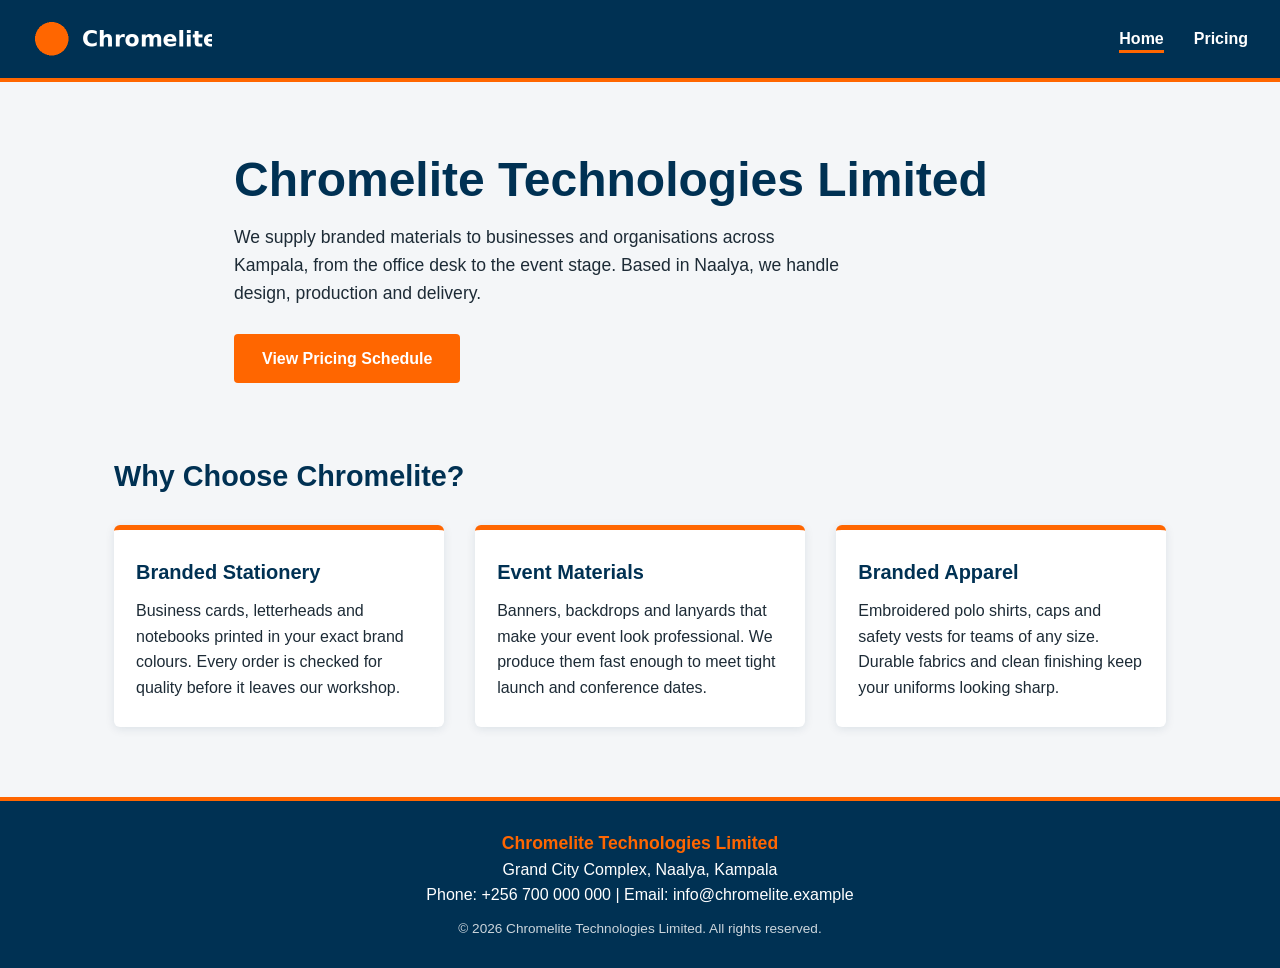
<file: index.html>
<!DOCTYPE html>
<html lang="en">
<head>
  <meta charset="UTF-8">
  <meta name="viewport" content="width=device-width, initial-scale=1">
  <title>Chromelite Technologies Limited | Company Profile</title>
  <link rel="stylesheet" href="chromelite.css">
</head>
<body>

  <header class="site-header">
    <!-- Inline CSS is used for the logo only -->
    <a href="index.html"><img src="chromelite-logo.png" alt="Chromelite Technologies Limited" style="width:180px;"></a>
    <nav class="navbar">
      <ul>
        <li><a class="active" href="index.html">Home</a></li>
        <li><a href="pricing.html">Pricing</a></li>
      </ul>
    </nav>
  </header>

  <section class="intro">
    <h1>Chromelite Technologies Limited</h1>
    <p>We supply branded materials to businesses and organisations across Kampala, from the office desk to the event stage. Based in Naalya, we handle design, production and delivery.</p>
    <a class="btn" href="pricing.html">View Pricing Schedule</a>
  </section>

  <section class="why">
    <h2>Why Choose Chromelite?</h2>

    <div class="cards clearfix">
      <article class="card">
        <h3>Branded Stationery</h3>
        <p>Business cards, letterheads and notebooks printed in your exact brand colours. Every order is checked for quality before it leaves our workshop.</p>
      </article>

      <article class="card">
        <h3>Event Materials</h3>
        <p>Banners, backdrops and lanyards that make your event look professional. We produce them fast enough to meet tight launch and conference dates.</p>
      </article>

      <article class="card">
        <h3>Branded Apparel</h3>
        <p>Embroidered polo shirts, caps and safety vests for teams of any size. Durable fabrics and clean finishing keep your uniforms looking sharp.</p>
      </article>
    </div>
  </section>

  <footer class="site-footer">
    <p class="company">Chromelite Technologies Limited</p>
    <p>Grand City Complex, Naalya, Kampala</p>
    <p>Phone: +256 700 000 000 | Email: info@chromelite.example</p>
    <p class="copy">&copy; 2026 Chromelite Technologies Limited. All rights reserved.</p>
  </footer>

</body>
</html>
</file>
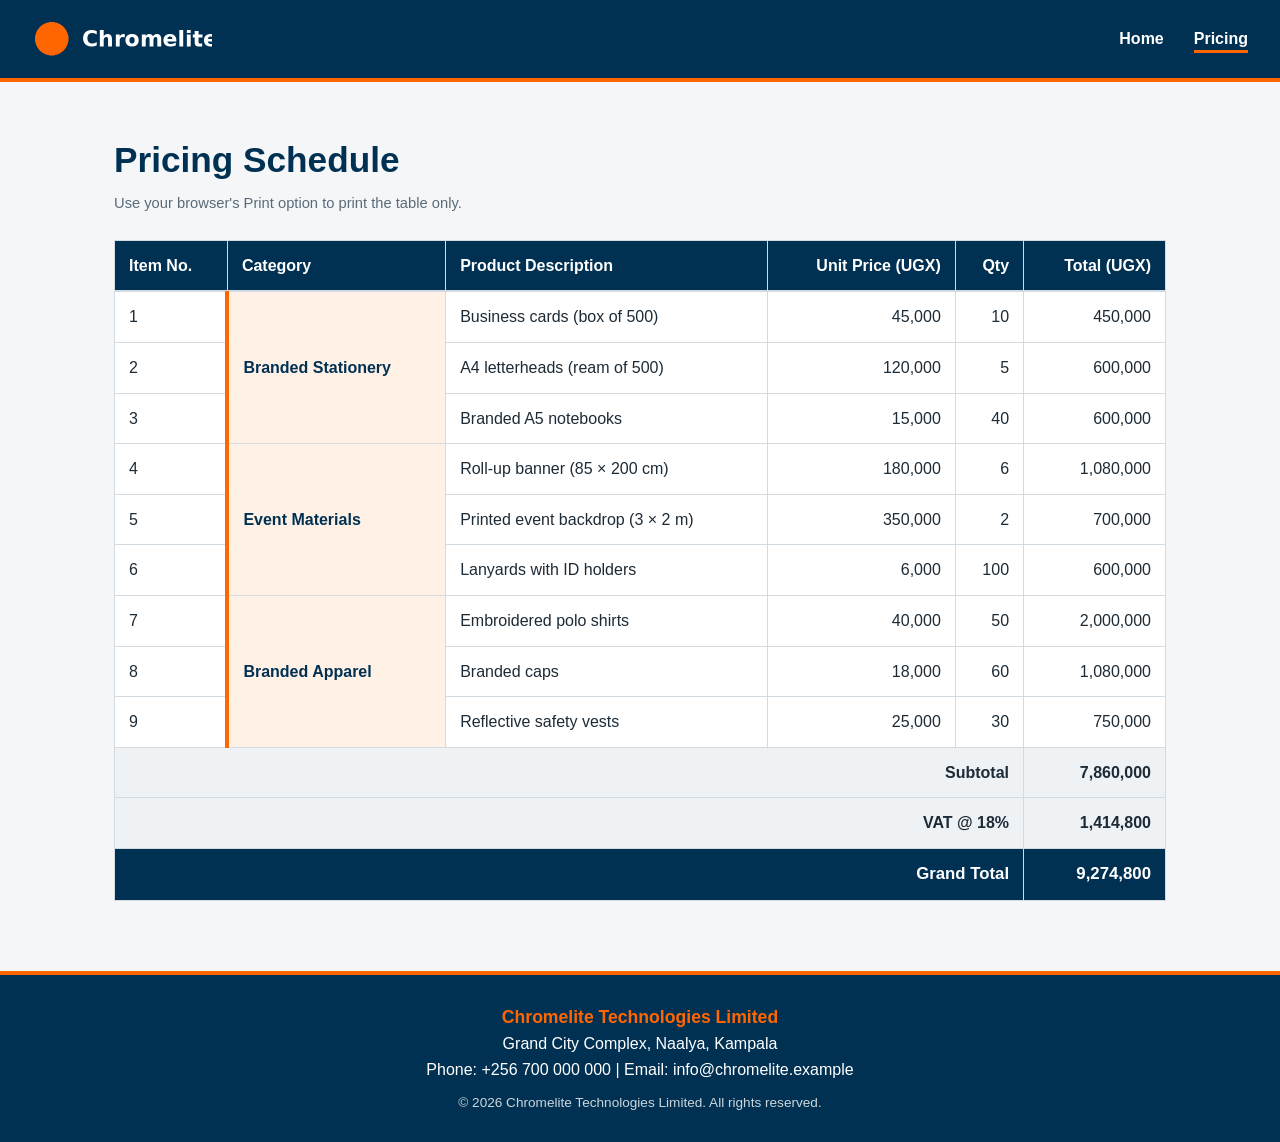
<file: pricing.html>
<!DOCTYPE html>
<html lang="en">
<head>
  <meta charset="UTF-8">
  <meta name="viewport" content="width=device-width, initial-scale=1">
  <title>Pricing Schedule | Chromelite Technologies Limited</title>
  <link rel="stylesheet" href="chromelite.css">

  <!-- Internal CSS: print styles only -->
  <style>
    @media print {
      /* Hide everything except the table */
      .site-header,
      .navbar,
      .site-footer,
      .page-title,
      .print-hint {
        display: none;
      }

      body {
        background: #ffffff;
        color: #000000;
      }

      .pricing-page {
        padding: 0;
        max-width: none;
      }

      .table-wrap {
        overflow: visible;
      }

      table.pricing {
        width: 100%;
        border-collapse: collapse;
      }

      /* Full borders on every cell */
      table.pricing,
      table.pricing th,
      table.pricing td {
        border: 1px solid #000000;
        background: #ffffff;
        color: #000000;
      }

      table.pricing caption {
        display: block;
        position: static;
        width: auto;
        height: auto;
        clip: auto;
        color: #000000;
        font-weight: bold;
        font-size: 14pt;
        text-align: left;
        padding-bottom: 8px;
      }
    }
  </style>
</head>
<body>

  <header class="site-header">
    <!-- Inline CSS is used for the logo only -->
    <a href="index.html"><img src="chromelite-logo.png" alt="Chromelite Technologies Limited" style="width:180px;"></a>
    <nav class="navbar">
      <ul>
        <li><a href="index.html">Home</a></li>
        <li><a class="active" href="pricing.html">Pricing</a></li>
      </ul>
    </nav>
  </header>

  <main class="pricing-page">
    <h1 class="page-title">Pricing Schedule</h1>
    <p class="print-hint">Use your browser's Print option to print the table only.</p>

    <div class="table-wrap">
      <table class="pricing">
        <caption>Chromelite Technologies Limited, Pricing Schedule</caption>
        <thead>
          <tr>
            <th scope="col">Item No.</th>
            <th scope="col">Category</th>
            <th scope="col">Product Description</th>
            <th scope="col">Unit Price (UGX)</th>
            <th scope="col">Qty</th>
            <th scope="col">Total (UGX)</th>
          </tr>
        </thead>

        <tbody>
          <!-- Category 1: Branded Stationery -->
          <tr>
            <td>1</td>
            <td rowspan="3" class="category">Branded Stationery</td>
            <td>Business cards (box of 500)</td>
            <td class="num">45,000</td><td class="num">10</td><td class="num">450,000</td>
          </tr>
          <tr>
            <td>2</td>
            <td>A4 letterheads (ream of 500)</td>
            <td class="num">120,000</td><td class="num">5</td><td class="num">600,000</td>
          </tr>
          <tr>
            <td>3</td>
            <td>Branded A5 notebooks</td>
            <td class="num">15,000</td><td class="num">40</td><td class="num">600,000</td>
          </tr>

          <!-- Category 2: Event Materials -->
          <tr>
            <td>4</td>
            <td rowspan="3" class="category">Event Materials</td>
            <td>Roll-up banner (85 × 200 cm)</td>
            <td class="num">180,000</td><td class="num">6</td><td class="num">1,080,000</td>
          </tr>
          <tr>
            <td>5</td>
            <td>Printed event backdrop (3 × 2 m)</td>
            <td class="num">350,000</td><td class="num">2</td><td class="num">700,000</td>
          </tr>
          <tr>
            <td>6</td>
            <td>Lanyards with ID holders</td>
            <td class="num">6,000</td><td class="num">100</td><td class="num">600,000</td>
          </tr>

          <!-- Category 3: Branded Apparel -->
          <tr>
            <td>7</td>
            <td rowspan="3" class="category">Branded Apparel</td>
            <td>Embroidered polo shirts</td>
            <td class="num">40,000</td><td class="num">50</td><td class="num">2,000,000</td>
          </tr>
          <tr>
            <td>8</td>
            <td>Branded caps</td>
            <td class="num">18,000</td><td class="num">60</td><td class="num">1,080,000</td>
          </tr>
          <tr>
            <td>9</td>
            <td>Reflective safety vests</td>
            <td class="num">25,000</td><td class="num">30</td><td class="num">750,000</td>
          </tr>
        </tbody>

        <tfoot>
          <tr>
            <td colspan="5">Subtotal</td>
            <td class="num">7,860,000</td>
          </tr>
          <tr>
            <td colspan="5">VAT @ 18%</td>
            <td class="num">1,414,800</td>
          </tr>
          <tr class="grand">
            <td colspan="5">Grand Total</td>
            <td class="num">9,274,800</td>
          </tr>
        </tfoot>
      </table>
    </div>
  </main>

  <footer class="site-footer">
    <p class="company">Chromelite Technologies Limited</p>
    <p>Grand City Complex, Naalya, Kampala</p>
    <p>Phone: +256 700 000 000 | Email: info@chromelite.example</p>
    <p class="copy">&copy; 2026 Chromelite Technologies Limited. All rights reserved.</p>
  </footer>

</body>
</html>
</file>
<file: chromelite.css>
* {
  margin: 0;
  padding: 0;
  box-sizing: border-box;
}

:root {
  --navy: #003153;
  --orange: #FF6600;
  --bg: #f4f6f8;
}

body {
  font-family: "Segoe UI", Roboto, Helvetica, Arial, sans-serif;
  color: #1d2b36;
  background: var(--bg);
  line-height: 1.6;
}

img {
  display: block;
  max-width: 100%;
}

.clearfix::after {
  content: "";
  display: table;
  clear: both;
}

/* ===== HEADER + NAVBAR ===== */
.site-header {
  background: var(--navy);
  display: flex;
  justify-content: space-between;
  align-items: center;
  padding: 14px 32px;
  border-bottom: 4px solid var(--orange);
}

.navbar ul {
  display: flex;
  gap: 30px;
  list-style: none;
}

.navbar a {
  color: #ffffff;
  text-decoration: none;
  font-weight: 600;
  transition: color 0.2s ease;
}

.navbar a:hover {
  color: #FF6600;
}

.navbar a.active {
  border-bottom: 3px solid var(--orange);
  padding-bottom: 3px;
}

a:focus-visible {
  outline: 3px solid var(--orange);
  outline-offset: 3px;
}

/* ===== INTRO ===== */
.intro {
  max-width: 860px;
  margin: 0 auto;
  padding: 70px 24px 30px;
}

.intro h1 {
  font-size: clamp(1.9rem, 4.5vw, 3rem);
  color: var(--navy);
  line-height: 1.15;
  margin-bottom: 16px;
}

.intro p {
  font-size: 1.1rem;
  max-width: 62ch;
  margin-bottom: 26px;
}

.btn {
  display: inline-block;
  background: var(--orange);
  color: #ffffff;
  font-weight: bold;
  text-decoration: none;
  padding: 12px 28px;
  border-radius: 4px;
  transition: background 0.2s ease;
}

.btn:hover {
  background: var(--navy);
}

/* ===== WHY CHOOSE (3 floated cards) ===== */
.why {
  max-width: 1100px;
  margin: 0 auto;
  padding: 40px 24px 70px;
}

.why h2 {
  font-size: 1.8rem;
  color: var(--navy);
  margin-bottom: 26px;
}

.card {
  float: left;
  width: 31.33%;
  margin-right: 3%;
  background: #ffffff;
  border-top: 5px solid var(--orange);
  border-radius: 6px;
  padding: 26px 22px;
  box-shadow: 0 2px 10px rgba(0, 49, 83, 0.1);
}

.card:last-child {
  margin-right: 0;
}

.card h3 {
  font-size: 1.25rem;
  color: var(--navy);
  margin-bottom: 10px;
}

/* ===== PRICING PAGE ===== */
.pricing-page {
  max-width: 1100px;
  margin: 0 auto;
  padding: 50px 24px 70px;
}

.pricing-page h1 {
  font-size: 2.2rem;
  color: var(--navy);
}

.print-hint {
  color: #5a6b78;
  margin: 4px 0 24px;
  font-size: 0.92rem;
}

.table-wrap {
  overflow-x: auto;
}

table.pricing {
  width: 100%;
  border-collapse: collapse;
  background: #ffffff;
}

.pricing caption {
  position: absolute;
  width: 1px;
  height: 1px;
  overflow: hidden;
  clip: rect(0 0 0 0);
}

.pricing th,
.pricing td {
  padding: 12px 14px;
  border: 1px solid #d3dbe2;
  text-align: left;
}

.pricing thead th {
  background: var(--navy);
  color: #ffffff;
}

.pricing td.category {
  background: #fff1e6;
  color: var(--navy);
  font-weight: bold;
  vertical-align: middle;
  border-left: 4px solid var(--orange);
}

.pricing td.num,
.pricing thead th:nth-child(n+4) {
  text-align: right;
}

.pricing tfoot td {
  font-weight: bold;
  background: #eef2f5;
}

.pricing tfoot td:first-child {
  text-align: right;
}

.pricing tfoot tr.grand td {
  background: var(--navy);
  color: #ffffff;
  font-size: 1.05rem;
}

/* ===== FOOTER ===== */
.site-footer {
  background: var(--navy);
  color: #ffffff;
  text-align: center;
  padding: 28px 20px;
  border-top: 4px solid var(--orange);
}

.site-footer .company {
  font-weight: bold;
  font-size: 1.1rem;
  color: var(--orange);
}

.site-footer .copy {
  margin-top: 10px;
  font-size: 0.85rem;
  opacity: 0.8;
}

/* ===== RESPONSIVE ===== */
@media (max-width: 800px) {
  .site-header {
    flex-direction: column;
    gap: 14px;
    padding: 14px 16px;
  }

  .card {
    float: none;
    width: 100%;
    margin: 0 0 20px;
  }
}
</file>
